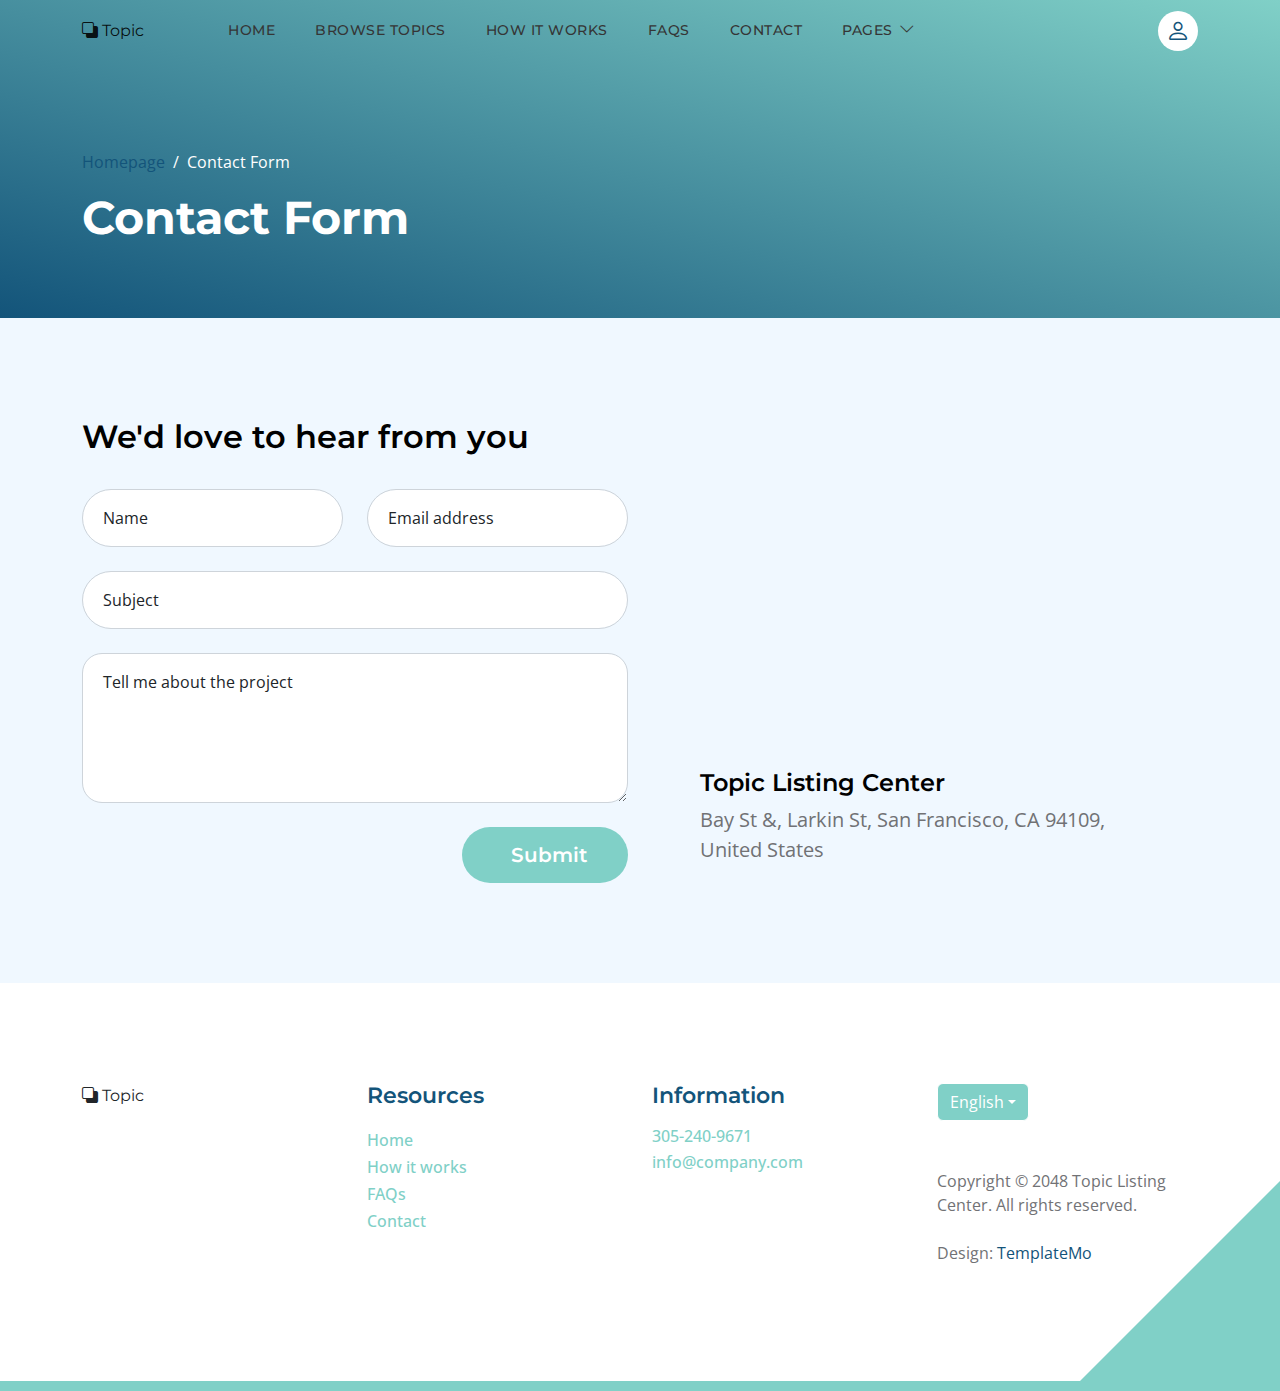
<file: contact.html>
<!doctype html>
<html lang="en">
    <head>
        <meta charset="utf-8">
        <meta name="viewport" content="width=device-width, initial-scale=1">

        <meta name="description" content="">
        <meta name="author" content="">

        <title>Topic Listing Contact Page</title>

        <!-- CSS FILES -->        
        <link rel="preconnect" href="https://fonts.googleapis.com">
        
        <link rel="preconnect" href="https://fonts.gstatic.com" crossorigin>

        <link href="https://fonts.googleapis.com/css2?family=Montserrat:wght@500;600;700&family=Open+Sans&display=swap" rel="stylesheet">
                        
        <link href="css/bootstrap.min.css" rel="stylesheet">

        <link href="css/bootstrap-icons.css" rel="stylesheet">

        <link href="css/templatemo-topic-listing.css" rel="stylesheet">
<!--

TemplateMo 590 topic listing

https://templatemo.com/tm-590-topic-listing

-->
    </head>
    
    <body class="topics-listing-page" id="top">

        <main>

            <nav class="navbar navbar-expand-lg">
                <div class="container">
                    <a class="navbar-brand" href="index.html">
                        <i class="bi-back"></i>
                        <span>Topic</span>
                    </a>

                    <div class="d-lg-none ms-auto me-4">
                        <a href="#top" class="navbar-icon bi-person smoothscroll"></a>
                    </div>
    
                    <button class="navbar-toggler" type="button" data-bs-toggle="collapse" data-bs-target="#navbarNav" aria-controls="navbarNav" aria-expanded="false" aria-label="Toggle navigation">
                        <span class="navbar-toggler-icon"></span>
                    </button>
    
                    <div class="collapse navbar-collapse" id="navbarNav">
                        <ul class="navbar-nav ms-lg-5 me-lg-auto">
                            <li class="nav-item">
                                <a class="nav-link click-scroll" href="index.html#section_1">Home</a>
                            </li>

                            <li class="nav-item">
                                <a class="nav-link click-scroll" href="index.html#section_2">Browse Topics</a>
                            </li>
    
                            <li class="nav-item">
                                <a class="nav-link click-scroll" href="index.html#section_3">How it works</a>
                            </li>

                            <li class="nav-item">
                                <a class="nav-link click-scroll" href="index.html#section_4">FAQs</a>
                            </li>
    
                            <li class="nav-item">
                                <a class="nav-link click-scroll" href="index.html#section_5">Contact</a>
                            </li>

                            <li class="nav-item dropdown">
                                <a class="nav-link dropdown-toggle" href="#section_5" id="navbarLightDropdownMenuLink" role="button" data-bs-toggle="dropdown" aria-expanded="false">Pages</a>

                                <ul class="dropdown-menu dropdown-menu-light" aria-labelledby="navbarLightDropdownMenuLink">
                                    <li><a class="dropdown-item" href="topics-listing.html">Topics Listing</a></li>

                                    <li><a class="dropdown-item active" href="contact.html">Contact Form</a></li>
                                </ul>
                            </li>
                        </ul>

                        <div class="d-none d-lg-block">
                            <a href="#top" class="navbar-icon bi-person smoothscroll"></a>
                        </div>
                    </div>
                </div>
            </nav>


            <header class="site-header d-flex flex-column justify-content-center align-items-center">
                <div class="container">
                    <div class="row align-items-center">

                        <div class="col-lg-5 col-12">
                            <nav aria-label="breadcrumb">
                                <ol class="breadcrumb">
                                    <li class="breadcrumb-item"><a href="index.html">Homepage</a></li>

                                    <li class="breadcrumb-item active" aria-current="page">Contact Form</li>
                                </ol>
                            </nav>

                            <h2 class="text-white">Contact Form</h2>
                        </div>

                    </div>
                </div>
            </header>


            <section class="section-padding section-bg">
                <div class="container">
                    <div class="row">

                        <div class="col-lg-12 col-12">
                            <h3 class="mb-4 pb-2">We'd love to hear from you</h3>
                        </div>

                        <div class="col-lg-6 col-12">
                            <form action="#" method="post" class="custom-form contact-form" role="form">
                                <div class="row">
                                    <div class="col-lg-6 col-md-6 col-12">
                                        <div class="form-floating">
                                            <input type="text" name="name" id="name" class="form-control" placeholder="Name" required="">
                                            
                                            <label for="floatingInput">Name</label>
                                        </div>
                                    </div>

                                    <div class="col-lg-6 col-md-6 col-12"> 
                                        <div class="form-floating">
                                            <input type="email" name="email" id="email" pattern="[^ @]*@[^ @]*" class="form-control" placeholder="Email address" required="">
                                            
                                            <label for="floatingInput">Email address</label>
                                        </div>
                                    </div>

                                    <div class="col-lg-12 col-12">
                                        <div class="form-floating">
                                            <input type="text" name="subject" id="name" class="form-control" placeholder="Name" required="">
                                            
                                            <label for="floatingInput">Subject</label>
                                        </div>

                                        <div class="form-floating">
                                            <textarea class="form-control" id="message" name="message" placeholder="Tell me about the project"></textarea>
                                            
                                            <label for="floatingTextarea">Tell me about the project</label>
                                        </div>
                                    </div>

                                    <div class="col-lg-4 col-12 ms-auto">
                                        <button type="submit" class="form-control">Submit</button>
                                    </div>

                                </div>
                            </form>
                        </div>

                        <div class="col-lg-5 col-12 mx-auto mt-5 mt-lg-0">
                            <iframe class="google-map" src="https://www.google.com/maps/embed?pb=!1m18!1m12!1m3!1d2595.065641062665!2d-122.4230416990949!3d37.80335401520422!2m3!1f0!2f0!3f0!3m2!1i1024!2i768!4f13.1!3m3!1m2!1s0x80858127459fabad%3A0x808ba520e5e9edb7!2sFrancisco%20Park!5e1!3m2!1sen!2sth!4v1684340239744!5m2!1sen!2sth" width="100%" height="250" style="border:0;" allowfullscreen="" loading="lazy" referrerpolicy="no-referrer-when-downgrade"></iframe>

                            <h5 class="mt-4 mb-2">Topic Listing Center</h5>

                            <p>Bay St &amp;, Larkin St, San Francisco, CA 94109, United States</p>
                        </div>

                    </div>
                </div>
            </section>
        </main>

        <footer class="site-footer section-padding">
            <div class="container">
                <div class="row">

                    <div class="col-lg-3 col-12 mb-4 pb-2">
                        <a class="navbar-brand mb-2" href="index.html">
                            <i class="bi-back"></i>
                            <span>Topic</span>
                        </a>
                    </div>

                    <div class="col-lg-3 col-md-4 col-6">
                        <h6 class="site-footer-title mb-3">Resources</h6>

                        <ul class="site-footer-links">
                            <li class="site-footer-link-item">
                                <a href="#" class="site-footer-link">Home</a>
                            </li>

                            <li class="site-footer-link-item">
                                <a href="#" class="site-footer-link">How it works</a>
                            </li>

                            <li class="site-footer-link-item">
                                <a href="#" class="site-footer-link">FAQs</a>
                            </li>

                            <li class="site-footer-link-item">
                                <a href="#" class="site-footer-link">Contact</a>
                            </li>
                        </ul>
                    </div>

                    <div class="col-lg-3 col-md-4 col-6 mb-4 mb-lg-0">
                        <h6 class="site-footer-title mb-3">Information</h6>

                        <p class="text-white d-flex mb-1">
                            <a href="tel: 305-240-9671" class="site-footer-link">
                                305-240-9671
                            </a>
                        </p>

                        <p class="text-white d-flex">
                            <a href="mailto:info@company.com" class="site-footer-link">
                                info@company.com
                            </a>
                        </p>
                    </div>

                    <div class="col-lg-3 col-md-4 col-12 mt-4 mt-lg-0 ms-auto">
                        <div class="dropdown">
                            <button class="btn btn-secondary dropdown-toggle" type="button" data-bs-toggle="dropdown" aria-expanded="false">
                            English</button>

                            <ul class="dropdown-menu">
                                <li><button class="dropdown-item" type="button">Thai</button></li>

                                <li><button class="dropdown-item" type="button">Myanmar</button></li>

                                <li><button class="dropdown-item" type="button">Arabic</button></li>
                            </ul>
                        </div>

                        <p class="copyright-text mt-lg-5 mt-4">Copyright © 2048 Topic Listing Center. All rights reserved.
                        <br><br>Design: <a rel="nofollow" href="https://templatemo.com" target="_blank">TemplateMo</a></p>
                        
                    </div>

                </div>
            </div>
        </footer>

        <!-- JAVASCRIPT FILES -->
        <script src="js/jquery.min.js"></script>
        <script src="js/bootstrap.bundle.min.js"></script>
        <script src="js/jquery.sticky.js"></script>
        <script src="js/custom.js"></script>

    </body>
</html>
</file>
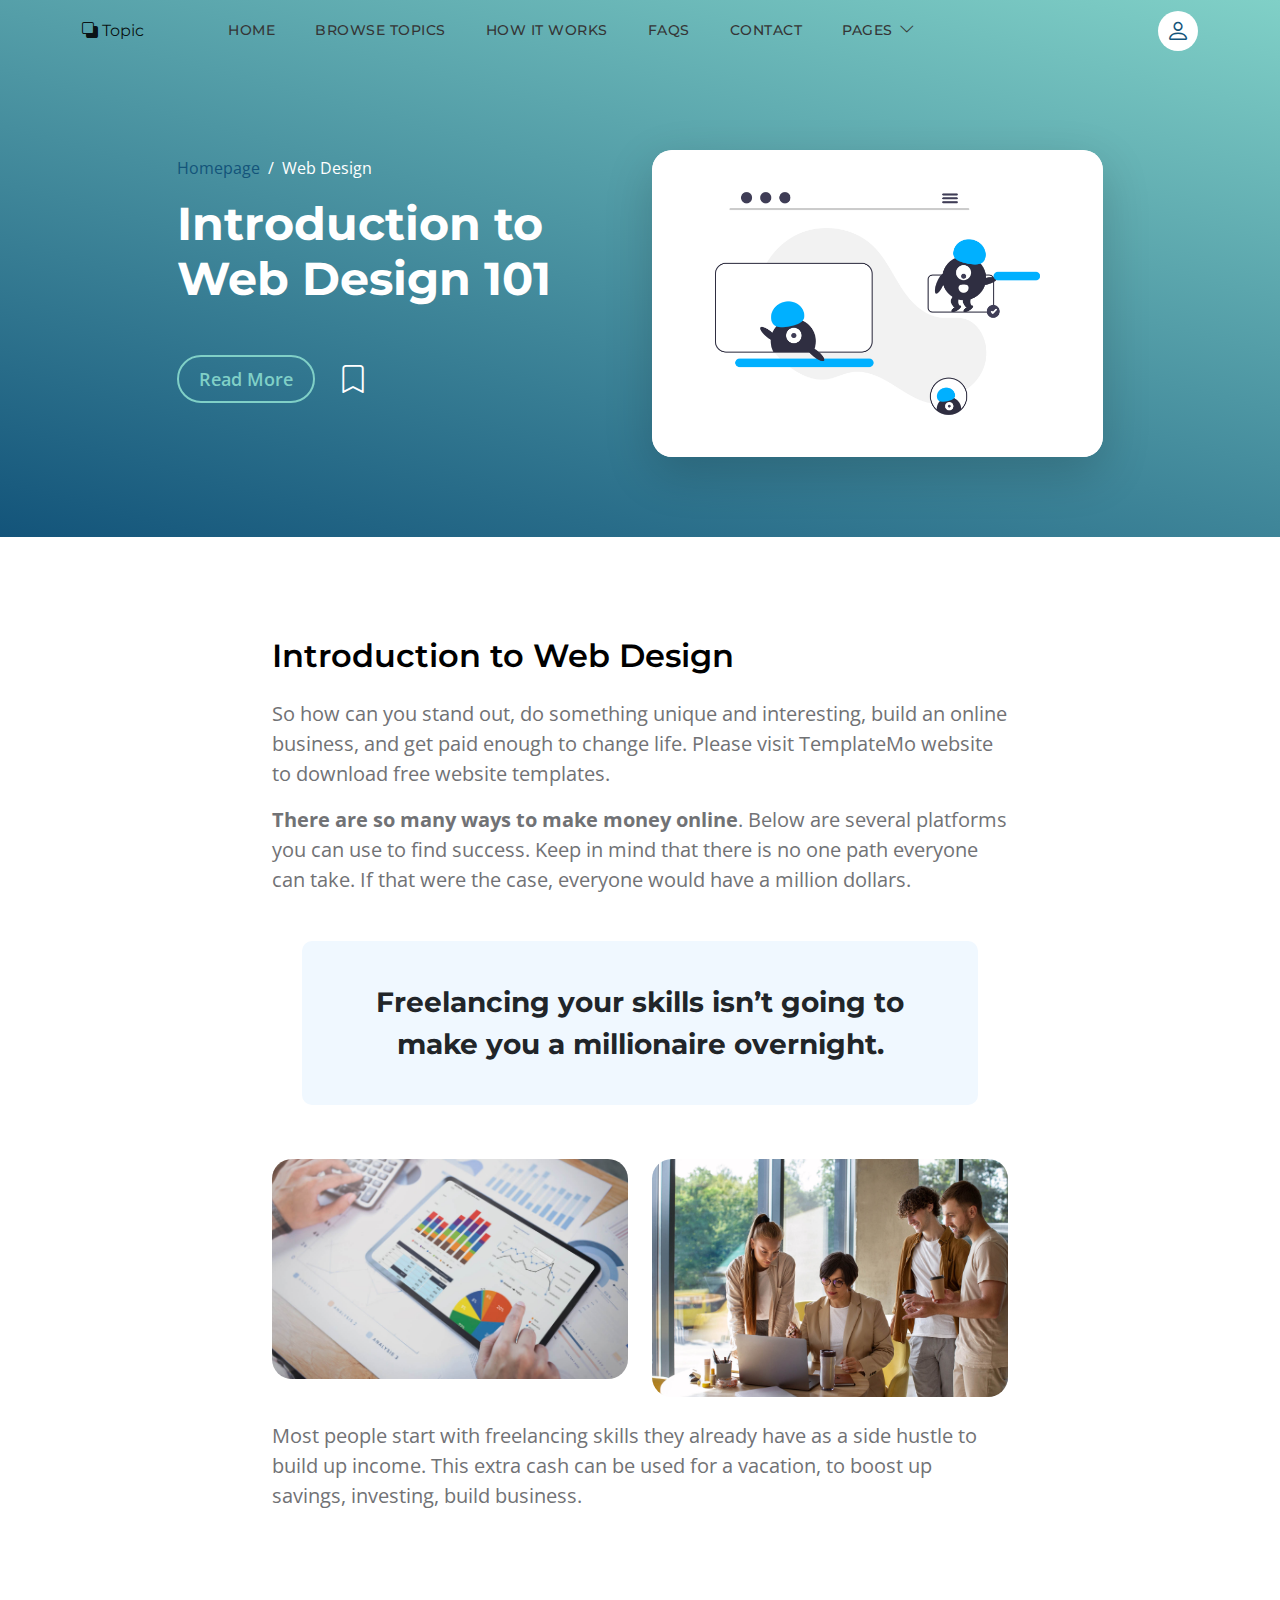
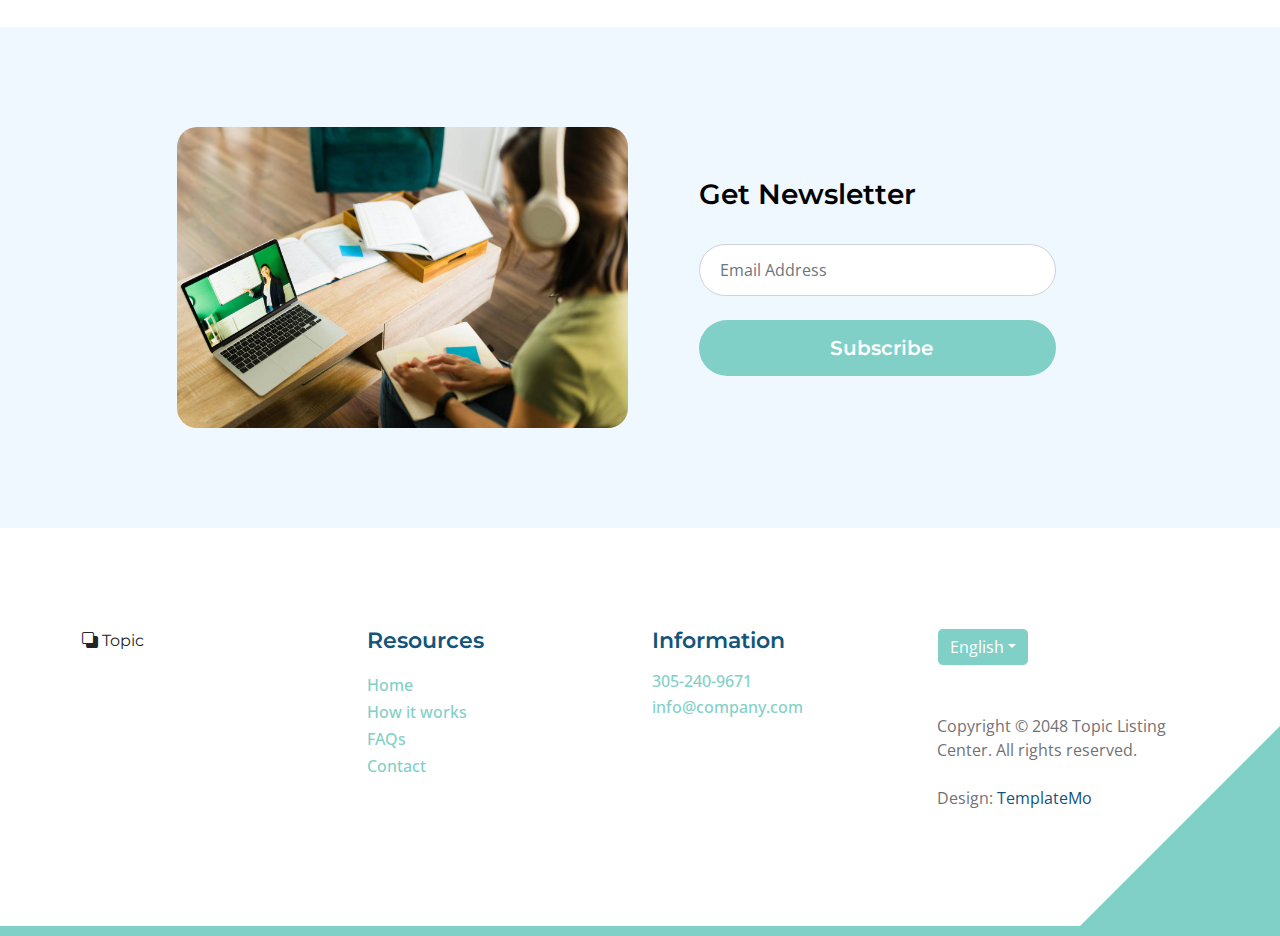
<file: topics-detail.html>
<!doctype html>
<html lang="en">
    <head>
        <meta charset="utf-8">
        <meta name="viewport" content="width=device-width, initial-scale=1">

        <meta name="description" content="">
        <meta name="author" content="">

        <title>Topic Detail Page</title>

        <!-- CSS FILES -->        
        <link rel="preconnect" href="https://fonts.googleapis.com">
        
        <link rel="preconnect" href="https://fonts.gstatic.com" crossorigin>

        <link href="https://fonts.googleapis.com/css2?family=Montserrat:wght@500;600;700&family=Open+Sans&display=swap" rel="stylesheet">
                        
        <link href="css/bootstrap.min.css" rel="stylesheet">

        <link href="css/bootstrap-icons.css" rel="stylesheet">

        <link href="css/templatemo-topic-listing.css" rel="stylesheet">
<!--

TemplateMo 590 topic listing

https://templatemo.com/tm-590-topic-listing

-->
    </head>
    
    <body id="top">

        <main>

            <nav class="navbar navbar-expand-lg">
                <div class="container">
                    <a class="navbar-brand" href="index.html">
                        <i class="bi-back"></i>
                        <span>Topic</span>
                    </a>

                    <div class="d-lg-none ms-auto me-4">
                        <a href="#top" class="navbar-icon bi-person smoothscroll"></a>
                    </div>
    
                    <button class="navbar-toggler" type="button" data-bs-toggle="collapse" data-bs-target="#navbarNav" aria-controls="navbarNav" aria-expanded="false" aria-label="Toggle navigation">
                        <span class="navbar-toggler-icon"></span>
                    </button>
    
                    <div class="collapse navbar-collapse" id="navbarNav">
                        <ul class="navbar-nav ms-lg-5 me-lg-auto">
                            <li class="nav-item">
                                <a class="nav-link click-scroll" href="index.html#section_1">Home</a>
                            </li>

                            <li class="nav-item">
                                <a class="nav-link click-scroll" href="index.html#section_2">Browse Topics</a>
                            </li>
    
                            <li class="nav-item">
                                <a class="nav-link click-scroll" href="index.html#section_3">How it works</a>
                            </li>

                            <li class="nav-item">
                                <a class="nav-link click-scroll" href="index.html#section_4">FAQs</a>
                            </li>
    
                            <li class="nav-item">
                                <a class="nav-link click-scroll" href="index.html#section_5">Contact</a>
                            </li>

                            <li class="nav-item dropdown">
                                <a class="nav-link dropdown-toggle" href="#section_5" id="navbarLightDropdownMenuLink" role="button" data-bs-toggle="dropdown" aria-expanded="false">Pages</a>

                                <ul class="dropdown-menu dropdown-menu-light" aria-labelledby="navbarLightDropdownMenuLink">
                                    <li><a class="dropdown-item" href="topics-listing.html">Topics Listing</a></li>

                                    <li><a class="dropdown-item" href="contact.html">Contact Form</a></li>
                                </ul>
                            </li>
                        </ul>

                        <div class="d-none d-lg-block">
                            <a href="#top" class="navbar-icon bi-person smoothscroll"></a>
                        </div>
                    </div>
                </div>
            </nav>
            

            <header class="site-header d-flex flex-column justify-content-center align-items-center">
                <div class="container">
                    <div class="row justify-content-center align-items-center">

                        <div class="col-lg-5 col-12 mb-5">
                            <nav aria-label="breadcrumb">
                                <ol class="breadcrumb">
                                    <li class="breadcrumb-item"><a href="index.html">Homepage</a></li>

                                    <li class="breadcrumb-item active" aria-current="page">Web Design</li>
                                </ol>
                            </nav>

                            <h2 class="text-white">Introduction to <br> Web Design 101</h2>

                            <div class="d-flex align-items-center mt-5">
                                <a href="#topics-detail" class="btn custom-btn custom-border-btn smoothscroll me-4">Read More</a>

                                <a href="#top" class="custom-icon bi-bookmark smoothscroll"></a>
                            </div>
                        </div>

                        <div class="col-lg-5 col-12">
                            <div class="topics-detail-block bg-white shadow-lg">
                                <img src="images/topics/undraw_Remote_design_team_re_urdx.png" class="topics-detail-block-image img-fluid">
                            </div>
                        </div>

                    </div>
                </div>
            </header>


            <section class="topics-detail-section section-padding" id="topics-detail">
                <div class="container">
                    <div class="row">

                        <div class="col-lg-8 col-12 m-auto">
                            <h3 class="mb-4">Introduction to Web Design</h3>

                            <p>So how can you stand out, do something unique and interesting, build an online business, and get paid enough to change life. Please visit TemplateMo website to download free website templates.</p>

                            <p><strong>There are so many ways to make money online</strong>. Below are several platforms you can use to find success. Keep in mind that there is no one path everyone can take. If that were the case, everyone would have a million dollars.</p>

                            <blockquote>
                                Freelancing your skills isn’t going to make you a millionaire overnight.
                            </blockquote>

                            <div class="row my-4">
                                <div class="col-lg-6 col-md-6 col-12">
                                    <img src="images/businesswoman-using-tablet-analysis.jpg" class="topics-detail-block-image img-fluid">
                                </div>

                                <div class="col-lg-6 col-md-6 col-12 mt-4 mt-lg-0 mt-md-0">
                                    <img src="images/colleagues-working-cozy-office-medium-shot.jpg" class="topics-detail-block-image img-fluid">
                                </div>
                            </div>

                            <p>Most people start with freelancing skills they already have as a side hustle to build up income. This extra cash can be used for a vacation, to boost up savings, investing, build business.</p>
                        </div>

                    </div>
                </div>
            </section>


            <section class="section-padding section-bg">
                <div class="container">
                    <div class="row justify-content-center">

                        <div class="col-lg-5 col-12">
                            <img src="images/rear-view-young-college-student.jpg" class="newsletter-image img-fluid" alt="">
                        </div>

                        <div class="col-lg-5 col-12 subscribe-form-wrap d-flex justify-content-center align-items-center">
                            <form class="custom-form subscribe-form" action="#" method="post" role="form">
                                <h4 class="mb-4 pb-2">Get Newsletter</h4>

                                <input type="email" name="subscribe-email" id="subscribe-email" pattern="[^ @]*@[^ @]*" class="form-control" placeholder="Email Address" required="">

                                <div class="col-lg-12 col-12">
                                    <button type="submit" class="form-control">Subscribe</button>
                                </div>
                            </form>
                        </div>

                    </div>
                </div>
            </section>
        </main>
		
        <footer class="site-footer section-padding">
            <div class="container">
                <div class="row">

                    <div class="col-lg-3 col-12 mb-4 pb-2">
                        <a class="navbar-brand mb-2" href="index.html">
                            <i class="bi-back"></i>
                            <span>Topic</span>
                        </a>
                    </div>

                    <div class="col-lg-3 col-md-4 col-6">
                        <h6 class="site-footer-title mb-3">Resources</h6>

                        <ul class="site-footer-links">
                            <li class="site-footer-link-item">
                                <a href="#" class="site-footer-link">Home</a>
                            </li>

                            <li class="site-footer-link-item">
                                <a href="#" class="site-footer-link">How it works</a>
                            </li>

                            <li class="site-footer-link-item">
                                <a href="#" class="site-footer-link">FAQs</a>
                            </li>

                            <li class="site-footer-link-item">
                                <a href="#" class="site-footer-link">Contact</a>
                            </li>
                        </ul>
                    </div>

                    <div class="col-lg-3 col-md-4 col-6 mb-4 mb-lg-0">
                        <h6 class="site-footer-title mb-3">Information</h6>

                        <p class="text-white d-flex mb-1">
                            <a href="tel: 305-240-9671" class="site-footer-link">
                                305-240-9671
                            </a>
                        </p>

                        <p class="text-white d-flex">
                            <a href="mailto:info@company.com" class="site-footer-link">
                                info@company.com
                            </a>
                        </p>
                    </div>

                    <div class="col-lg-3 col-md-4 col-12 mt-4 mt-lg-0 ms-auto">
                        <div class="dropdown">
                            <button class="btn btn-secondary dropdown-toggle" type="button" data-bs-toggle="dropdown" aria-expanded="false">
                            English</button>

                            <ul class="dropdown-menu">
                                <li><button class="dropdown-item" type="button">Thai</button></li>

                                <li><button class="dropdown-item" type="button">Myanmar</button></li>

                                <li><button class="dropdown-item" type="button">Arabic</button></li>
                            </ul>
                        </div>

                        <p class="copyright-text mt-lg-5 mt-4">Copyright © 2048 Topic Listing Center. All rights reserved.
                        <br><br>Design: <a rel="nofollow" href="https://templatemo.com" target="_blank">TemplateMo</a></p>
                        
                    </div>

                </div>
            </div>
        </footer>

        <!-- JAVASCRIPT FILES -->
        <script src="js/jquery.min.js"></script>
        <script src="js/bootstrap.bundle.min.js"></script>
        <script src="js/jquery.sticky.js"></script>
        <script src="js/custom.js"></script>

    </body>
</html>
</file>
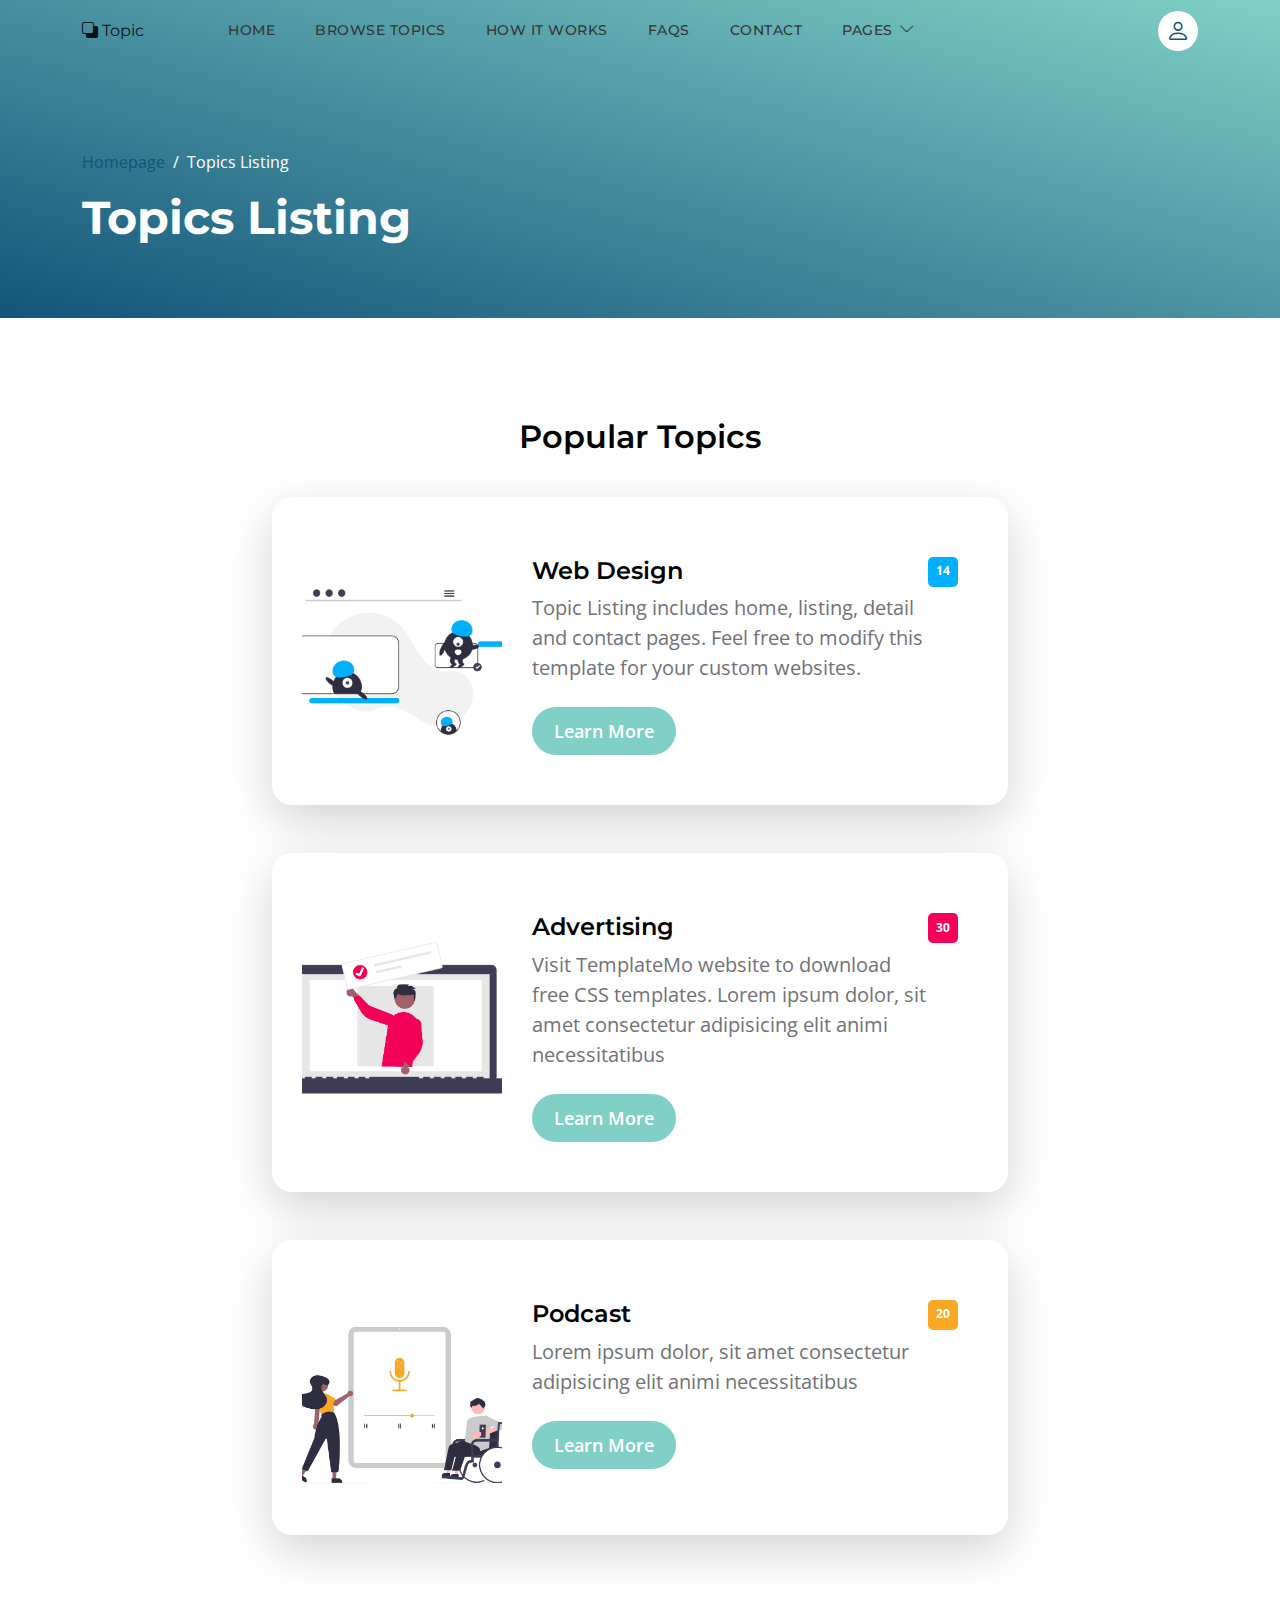
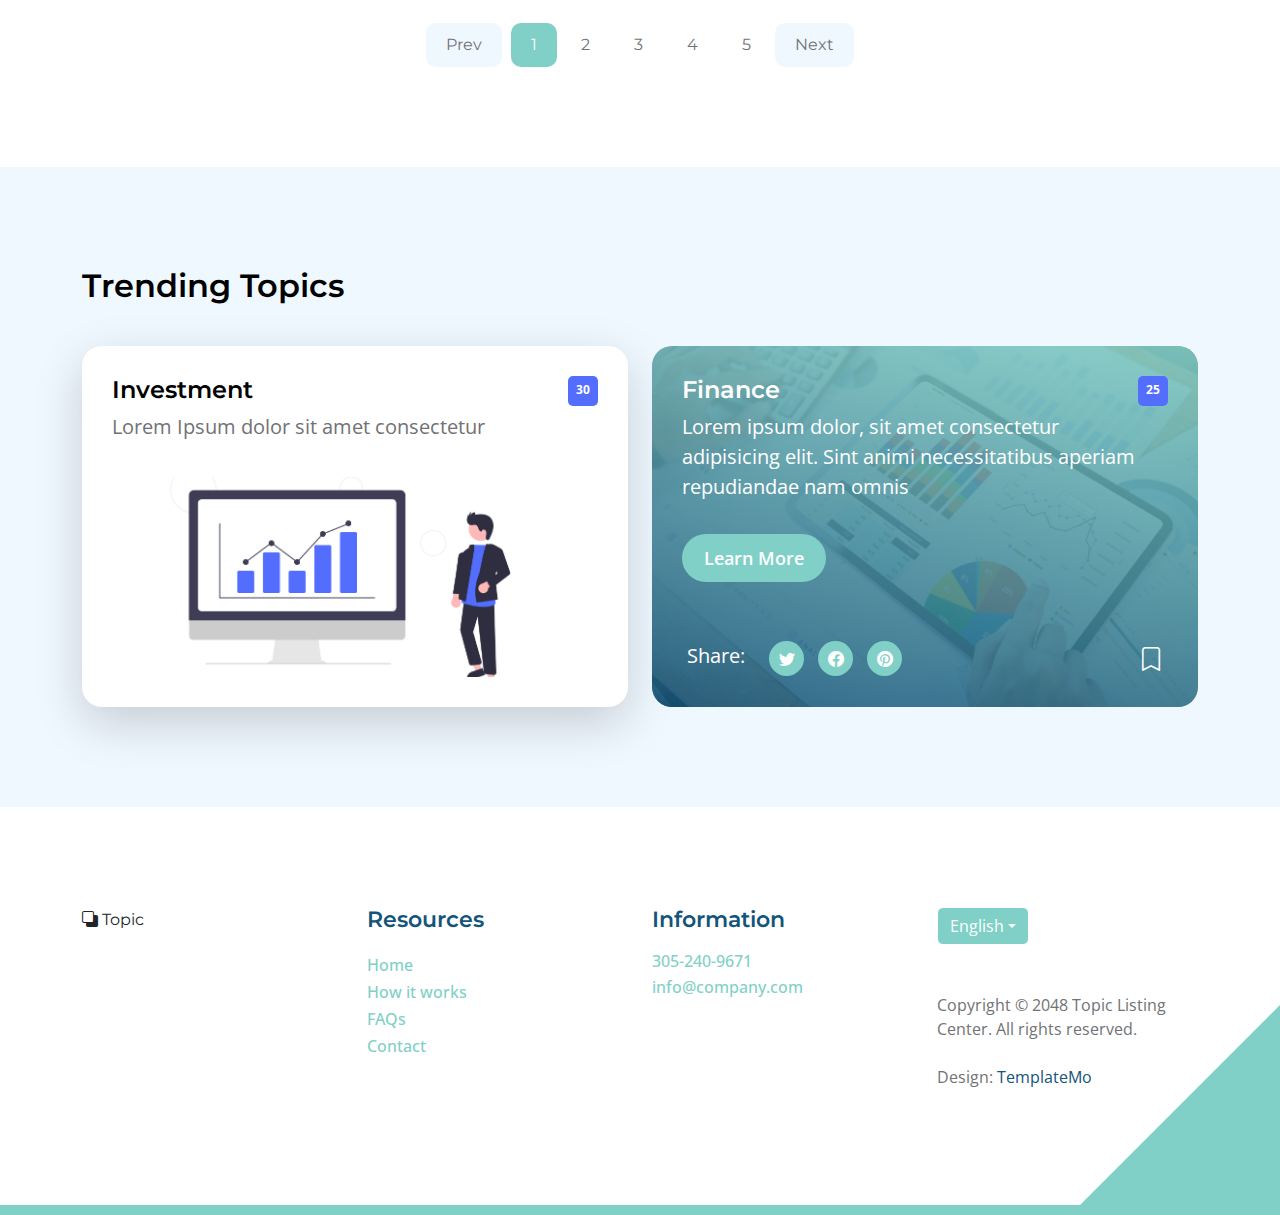
<file: topics-listing.html>
<!doctype html>
<html lang="en">
    <head>
        <meta charset="utf-8">
        <meta name="viewport" content="width=device-width, initial-scale=1">

        <meta name="description" content="">
        <meta name="author" content="">

        <title>Topic Listing Page</title>

        <!-- CSS FILES -->        
        <link rel="preconnect" href="https://fonts.googleapis.com">
        
        <link rel="preconnect" href="https://fonts.gstatic.com" crossorigin>

        <link href="https://fonts.googleapis.com/css2?family=Montserrat:wght@500;600;700&family=Open+Sans&display=swap" rel="stylesheet">
                        
        <link href="css/bootstrap.min.css" rel="stylesheet">

        <link href="css/bootstrap-icons.css" rel="stylesheet">

        <link href="css/templatemo-topic-listing.css" rel="stylesheet">
<!--

TemplateMo 590 topic listing

https://templatemo.com/tm-590-topic-listing

-->
    </head>
    
    <body class="topics-listing-page" id="top">

        <main>

            <nav class="navbar navbar-expand-lg">
                <div class="container">
                    <a class="navbar-brand" href="index.html">
                        <i class="bi-back"></i>
                        <span>Topic</span>
                    </a>

                    <div class="d-lg-none ms-auto me-4">
                        <a href="#top" class="navbar-icon bi-person smoothscroll"></a>
                    </div>
    
                    <button class="navbar-toggler" type="button" data-bs-toggle="collapse" data-bs-target="#navbarNav" aria-controls="navbarNav" aria-expanded="false" aria-label="Toggle navigation">
                        <span class="navbar-toggler-icon"></span>
                    </button>
    
                    <div class="collapse navbar-collapse" id="navbarNav">
                        <ul class="navbar-nav ms-lg-5 me-lg-auto">
                            <li class="nav-item">
                                <a class="nav-link click-scroll" href="index.html#section_1">Home</a>
                            </li>

                            <li class="nav-item">
                                <a class="nav-link click-scroll" href="index.html#section_2">Browse Topics</a>
                            </li>
    
                            <li class="nav-item">
                                <a class="nav-link click-scroll" href="index.html#section_3">How it works</a>
                            </li>

                            <li class="nav-item">
                                <a class="nav-link click-scroll" href="index.html#section_4">FAQs</a>
                            </li>
    
                            <li class="nav-item">
                                <a class="nav-link click-scroll" href="index.html#section_5">Contact</a>
                            </li>

                            <li class="nav-item dropdown">
                                <a class="nav-link dropdown-toggle" href="#section_5" id="navbarLightDropdownMenuLink" role="button" data-bs-toggle="dropdown" aria-expanded="false">Pages</a>

                                <ul class="dropdown-menu dropdown-menu-light" aria-labelledby="navbarLightDropdownMenuLink">
                                    <li><a class="dropdown-item active" href="topics-listing.html">Topics Listing</a></li>

                                    <li><a class="dropdown-item" href="contact.html">Contact Form</a></li>
                                </ul>
                            </li>
                        </ul>

                        <div class="d-none d-lg-block">
                            <a href="#top" class="navbar-icon bi-person smoothscroll"></a>
                        </div>
                    </div>
                </div>
            </nav>


            <header class="site-header d-flex flex-column justify-content-center align-items-center">
                <div class="container">
                    <div class="row align-items-center">

                        <div class="col-lg-5 col-12">
                            <nav aria-label="breadcrumb">
                                <ol class="breadcrumb">
                                    <li class="breadcrumb-item"><a href="index.html">Homepage</a></li>

                                    <li class="breadcrumb-item active" aria-current="page">Topics Listing</li>
                                </ol>
                            </nav>

                            <h2 class="text-white">Topics Listing</h2>
                        </div>

                    </div>
                </div>
            </header>


            <section class="section-padding">
                <div class="container">
                    <div class="row">

                        <div class="col-lg-12 col-12 text-center">
                            <h3 class="mb-4">Popular Topics</h3>
                        </div>

                        <div class="col-lg-8 col-12 mt-3 mx-auto">
                            <div class="custom-block custom-block-topics-listing bg-white shadow-lg mb-5">
                                <div class="d-flex">
                                    <img src="images/topics/undraw_Remote_design_team_re_urdx.png" class="custom-block-image img-fluid" alt="">

                                    <div class="custom-block-topics-listing-info d-flex">
                                        <div>
                                            <h5 class="mb-2">Web Design</h5>

                                            <p class="mb-0">Topic Listing includes home, listing, detail and contact pages. Feel free to modify this template for your custom websites.</p>

                                            <a href="topics-detail.html" class="btn custom-btn mt-3 mt-lg-4">Learn More</a>
                                        </div>

                                        <span class="badge bg-design rounded-pill ms-auto">14</span>
                                    </div>
                                </div>
                            </div>

                            <div class="custom-block custom-block-topics-listing bg-white shadow-lg mb-5">
                                <div class="d-flex">
                                    <img src="images/topics/undraw_online_ad_re_ol62.png" class="custom-block-image img-fluid" alt="">

                                    <div class="custom-block-topics-listing-info d-flex">
                                        <div>
                                            <h5 class="mb-2">Advertising</h5>

                                            <p class="mb-0">Visit TemplateMo website to download free CSS templates. Lorem ipsum dolor, sit amet consectetur adipisicing elit animi necessitatibus</p>

                                            <a href="topics-detail.html" class="btn custom-btn mt-3 mt-lg-4">Learn More</a>
                                        </div>

                                        <span class="badge bg-advertising rounded-pill ms-auto">30</span>
                                    </div>
                                </div>
                            </div>

                            <div class="custom-block custom-block-topics-listing bg-white shadow-lg mb-5">
                                <div class="d-flex">
                                    <img src="images/topics/undraw_Podcast_audience_re_4i5q.png" class="custom-block-image img-fluid" alt="">

                                    <div class="custom-block-topics-listing-info d-flex">
                                        <div>
                                            <h5 class="mb-2">Podcast</h5>

                                            <p class="mb-0">Lorem ipsum dolor, sit amet consectetur adipisicing elit animi necessitatibus</p>

                                            <a href="topics-detail.html" class="btn custom-btn mt-3 mt-lg-4">Learn More</a>
                                        </div>

                                        <span class="badge bg-music rounded-pill ms-auto">20</span>
                                    </div>
                                </div>
                            </div>
                        </div>

                        <div class="col-lg-12 col-12">
                            <nav aria-label="Page navigation example">
                                <ul class="pagination justify-content-center mb-0">
                                    <li class="page-item">
                                        <a class="page-link" href="#" aria-label="Previous">
                                            <span aria-hidden="true">Prev</span>
                                        </a>
                                    </li>

                                    <li class="page-item active" aria-current="page">
                                        <a class="page-link" href="#">1</a>
                                    </li>
                                    
                                    <li class="page-item">
                                        <a class="page-link" href="#">2</a>
                                    </li>
                                    
                                    <li class="page-item">
                                        <a class="page-link" href="#">3</a>
                                    </li>

                                    <li class="page-item">
                                        <a class="page-link" href="#">4</a>
                                    </li>

                                    <li class="page-item">
                                        <a class="page-link" href="#">5</a>
                                    </li>
                                    
                                    <li class="page-item">
                                        <a class="page-link" href="#" aria-label="Next">
                                            <span aria-hidden="true">Next</span>
                                        </a>
                                    </li>
                                </ul>
                            </nav>
                        </div>

                    </div>
                </div>
            </section>


            <section class="section-padding section-bg">
                <div class="container">
                    <div class="row">

                        <div class="col-lg-12 col-12">
                            <h3 class="mb-4">Trending Topics</h3>
                        </div>

                        <div class="col-lg-6 col-md-6 col-12 mt-3 mb-4 mb-lg-0">
                            <div class="custom-block bg-white shadow-lg">
                                <a href="topics-detail.html">
                                    <div class="d-flex">
                                        <div>
                                            <h5 class="mb-2">Investment</h5>

                                            <p class="mb-0">Lorem Ipsum dolor sit amet consectetur</p>
                                        </div>

                                        <span class="badge bg-finance rounded-pill ms-auto">30</span>
                                    </div>

                                    <img src="images/topics/undraw_Finance_re_gnv2.png" class="custom-block-image img-fluid" alt="">
                                </a>
                            </div>
                        </div>

                        <div class="col-lg-6 col-md-6 col-12 mt-lg-3">
                            <div class="custom-block custom-block-overlay">
                                <div class="d-flex flex-column h-100">
                                    <img src="images/businesswoman-using-tablet-analysis.jpg" class="custom-block-image img-fluid" alt="">

                                    <div class="custom-block-overlay-text d-flex">
                                        <div>
                                            <h5 class="text-white mb-2">Finance</h5>

                                            <p class="text-white">Lorem ipsum dolor, sit amet consectetur adipisicing elit. Sint animi necessitatibus aperiam repudiandae nam omnis</p>

                                            <a href="topics-detail.html" class="btn custom-btn mt-2 mt-lg-3">Learn More</a>
                                        </div>

                                        <span class="badge bg-finance rounded-pill ms-auto">25</span>
                                    </div>

                                    <div class="social-share d-flex">
                                        <p class="text-white me-4">Share:</p>

                                        <ul class="social-icon">
                                            <li class="social-icon-item">
                                                <a href="#" class="social-icon-link bi-twitter"></a>
                                            </li>

                                            <li class="social-icon-item">
                                                <a href="#" class="social-icon-link bi-facebook"></a>
                                            </li>

                                            <li class="social-icon-item">
                                                <a href="#" class="social-icon-link bi-pinterest"></a>
                                            </li>
                                        </ul>

                                        <a href="#" class="custom-icon bi-bookmark ms-auto"></a>
                                    </div>

                                    <div class="section-overlay"></div>
                                </div>
                            </div>
                        </div>

                    </div>
                </div>
            </section>
        </main>

		<footer class="site-footer section-padding">
            <div class="container">
                <div class="row">

                    <div class="col-lg-3 col-12 mb-4 pb-2">
                        <a class="navbar-brand mb-2" href="index.html">
                            <i class="bi-back"></i>
                            <span>Topic</span>
                        </a>
                    </div>

                    <div class="col-lg-3 col-md-4 col-6">
                        <h6 class="site-footer-title mb-3">Resources</h6>

                        <ul class="site-footer-links">
                            <li class="site-footer-link-item">
                                <a href="#" class="site-footer-link">Home</a>
                            </li>

                            <li class="site-footer-link-item">
                                <a href="#" class="site-footer-link">How it works</a>
                            </li>

                            <li class="site-footer-link-item">
                                <a href="#" class="site-footer-link">FAQs</a>
                            </li>

                            <li class="site-footer-link-item">
                                <a href="#" class="site-footer-link">Contact</a>
                            </li>
                        </ul>
                    </div>

                    <div class="col-lg-3 col-md-4 col-6 mb-4 mb-lg-0">
                        <h6 class="site-footer-title mb-3">Information</h6>

                        <p class="text-white d-flex mb-1">
                            <a href="tel: 305-240-9671" class="site-footer-link">
                                305-240-9671
                            </a>
                        </p>

                        <p class="text-white d-flex">
                            <a href="mailto:info@company.com" class="site-footer-link">
                                info@company.com
                            </a>
                        </p>
                    </div>

                    <div class="col-lg-3 col-md-4 col-12 mt-4 mt-lg-0 ms-auto">
                        <div class="dropdown">
                            <button class="btn btn-secondary dropdown-toggle" type="button" data-bs-toggle="dropdown" aria-expanded="false">
                            English</button>

                            <ul class="dropdown-menu">
                                <li><button class="dropdown-item" type="button">Thai</button></li>

                                <li><button class="dropdown-item" type="button">Myanmar</button></li>

                                <li><button class="dropdown-item" type="button">Arabic</button></li>
                            </ul>
                        </div>

                        <p class="copyright-text mt-lg-5 mt-4">Copyright © 2048 Topic Listing Center. All rights reserved.
                        <br><br>Design: <a rel="nofollow" href="https://templatemo.com" target="_blank">TemplateMo</a></p>
                        
                    </div>

                </div>
            </div>
        </footer>

        <!-- JAVASCRIPT FILES -->
        <script src="js/jquery.min.js"></script>
        <script src="js/bootstrap.bundle.min.js"></script>
        <script src="js/jquery.sticky.js"></script>
        <script src="js/custom.js"></script>

    </body>
</html>
</file>
<file: css/templatemo-topic-listing.css>
/*

TemplateMo 590 topic listing

https://templatemo.com/tm-590-topic-listing

*/

/*---------------------------------------
  CUSTOM PROPERTIES ( VARIABLES )             
-----------------------------------------*/
:root {
  --white-color:                  #ffffff;
  --primary-color:                #13547a;
  --secondary-color:              #80d0c7;
  --section-bg-color:             #f0f8ff;
  --custom-btn-bg-color:          #80d0c7;
  --custom-btn-bg-hover-color:    #13547a;
  --dark-color:                   #000000;
  --p-color:                      #717275;
  --border-color:                 #7fffd4;
  --link-hover-color:             #13547a;
  --damian-logo-gray-color:       #353535;

  --body-font-family:             'Open Sans', sans-serif;
  --title-font-family:            'Montserrat', sans-serif;

  --h1-font-size:                 58px;
  --h2-font-size:                 46px;
  --h3-font-size:                 32px;
  --h4-font-size:                 28px;
  --h5-font-size:                 24px;
  --h6-font-size:                 22px;
  --p-font-size:                  20px;
  --menu-font-size:               14px;
  --btn-font-size:                18px;
  --copyright-font-size:          16px;

  --border-radius-large:          100px;
  --border-radius-medium:         20px;
  --border-radius-small:          10px;

  --font-weight-normal:           400;
  --font-weight-medium:           500;
  --font-weight-semibold:         600;
  --font-weight-bold:             700;
}

body {
  background-color: var(--white-color);
  font-family: var(--body-font-family); 
}


/*---------------------------------------
  TYPOGRAPHY               
-----------------------------------------*/

h2,
h3,
h4,
h5,
h6 {
  color: var(--dark-color);
}

h1,
h2,
h3,
h4,
h5,
h6 {
  font-family: var(--title-font-family); 
  font-weight: var(--font-weight-semibold);
}

h1 {
  font-size: var(--h1-font-size);
  font-weight: var(--font-weight-bold);
}

h2 {
  font-size: var(--h2-font-size);
  font-weight: var(--font-weight-bold);
}

h3 {
  font-size: var(--h3-font-size);
}

h4 {
  font-size: var(--h4-font-size);
}

h5 {
  font-size: var(--h5-font-size);
}

h6 {
  color: var(--primary-color);
  font-size: var(--h6-font-size);
}

p {
  color: var(--p-color);
  font-size: var(--p-font-size);
  font-weight: var(--font-weight-normal);
}

ul li {
  color: var(--p-color);
  font-size: var(--p-font-size);
  font-weight: var(--font-weight-normal);
}

a, 
button {
  touch-action: manipulation;
  transition: all 0.3s;
}

a {
  display: inline-block;
  color: var(--primary-color);
  text-decoration: none;
}

a:hover {
  color: var(--link-hover-color);
}

b,
strong {
  font-weight: var(--font-weight-bold);
}


/*---------------------------------------
  SECTION               
-----------------------------------------*/
.section-padding {
  padding-top: 100px;
  padding-bottom: 100px;
}

.section-bg {
  background-color: var(--section-bg-color);
}

.section-overlay {
  background-image: linear-gradient(15deg, #13547a 0%, #80d0c7 100%);
  position: absolute;
  top: 0;
  left: 0;
  pointer-events: none;
  width: 100%;
  height: 100%;
  opacity: 0.85;
}

.section-overlay + .container {
  position: relative;
}

.tab-content {
  background-color: var(--white-color);
  border-radius: var(--border-radius-medium);
}

.nav-tabs {
  border-bottom: 1px solid #ecf3f2;
  margin-bottom: 40px;
  justify-content: center;
}

.nav-tabs .nav-link {
  border-radius: 0;
  border-top: 0;
  border-right: 0;
  border-left: 0;
  color: var(--p-color);
  font-family: var(--title-font-family);
  font-size: var(--btn-font-size);
  font-weight: var(--font-weight-medium);
  padding: 15px 25px;
  transition: all 0.3s;
}

.nav-tabs .nav-link:first-child {
  margin-right: 20px;
}

.nav-tabs .nav-item.show .nav-link, 
.nav-tabs .nav-link.active,
.nav-tabs .nav-link:focus, 
.nav-tabs .nav-link:hover {
  border-bottom-color: var(--primary-color);
  color: var(--primary-color);
}


/*---------------------------------------
  CUSTOM ICON COLOR               
-----------------------------------------*/
.custom-icon {
  color: var(--secondary-color);
}


/*---------------------------------------
  CUSTOM BUTTON               
-----------------------------------------*/
.custom-btn {
  background: var(--custom-btn-bg-color);
  border: 2px solid transparent;
  border-radius: var(--border-radius-large);
  color: var(--white-color);
  font-size: var(--btn-font-size);
  font-weight: var(--font-weight-semibold);
  line-height: normal;
  transition: all 0.3s;
  padding: 10px 20px;
}

.custom-btn:hover {
  background: var(--custom-btn-bg-hover-color);
  color: var(--white-color);
}

.custom-border-btn {
  background: transparent;
  border: 2px solid var(--custom-btn-bg-color);
  color: var(--custom-btn-bg-color);
}

.custom-border-btn:hover {
  background: var(--custom-btn-bg-color);
  border-color: transparent;
  color: var(--white-color);
}

.custom-btn-bg-white {
  border-color: var(--white-color);
  color: var(--white-color);
}


/*---------------------------------------
  SITE HEADER              
-----------------------------------------*/
.site-header {
  background-image: linear-gradient(15deg, #13547a 0%, #80d0c7 100%);
  padding-top: 150px;
  padding-bottom: 80px;
}

.site-header .container {
  height: 100%;
}

.breadcrumb-item+.breadcrumb-item::before,
.breadcrumb-item a:hover,
.breadcrumb-item.active {
  color: var(--white-color);
}

.site-header .custom-icon {
  color: var(--white-color);
  font-size: var(--h4-font-size);
}

.site-header .custom-icon:hover {
  color: var(--secondary-color);
}


/*---------------------------------------
  NAVIGATION              
-----------------------------------------*/
.sticky-wrapper {
  position: absolute;
  top: 0;
  right: 0;
  left: 0;
}

.sticky-wrapper.is-sticky .navbar {
  background-color: #f5fffe;
}

.navbar {
  background: transparent;
  border-bottom: none;
  z-index: 9;
  padding-top: 0px;
  padding-bottom: 0px;
}

.navbar-brand,
.navbar-brand:hover {
  font-size: var(--h10-font-size);
  display: block;
}

.navbar-brand span {
  font-family: var(--title-font-family);
}

.navbar-expand-lg .navbar-nav .nav-link {
  border-radius: var(--border-radius-large);
  margin: 10px;
  padding: 10px;
}

.navbar-nav .nav-link {
  display: inline-block;
  color: var(--damian-logo-gray-color);
  font-family: var(--title-font-family); 
  font-size: var(--menu-font-size);
  font-weight: var(--font-weight-medium);
  text-transform: uppercase;
  letter-spacing: 0.5px;
  position: relative;
  padding-top: 0px;
  padding-bottom: 0px;
}

.navbar-nav .nav-link.active, 
.navbar-nav .nav-link:hover {
  color: var(--damian-logo-gray-color);
}

.navbar .dropdown-menu {
  background: var(--white-color);
  box-shadow: 0 1rem 3rem rgba(0,0,0,.175);
  border: 0;
  display: inherit;
  opacity: 0;
  min-width: 9rem;
  margin-top: 20px;
  padding: 13px 0 10px 0;
  transition: all 0.3s;
  pointer-events: none;
}

.navbar .dropdown-menu::before {
  content: "";
  width: 0;
  height: 0;
  border-left: 20px solid transparent;
  border-right: 20px solid transparent;
  border-bottom: 15px solid var(--white-color);
  position: absolute;
  top: -10px;
  left: 10px;
}

.navbar .dropdown-item {
  display: inline-block;
  color: var(--p-bg-color);
  font-family: var(--title-font-family); 
  font-size: var(--menu-font-size);
  font-weight: var(--font-weight-medium);
  text-transform: uppercase;
  letter-spacing: 0.5px;
  position: relative;
}

.navbar .dropdown-item.active, 
.navbar .dropdown-item:active,
.navbar .dropdown-item:focus, 
.navbar .dropdown-item:hover {
  background: transparent;
  color: var(--primary-color);
}

.navbar .dropdown-toggle::after {
  content: "\f282";
  display: inline-block;
  font-family: bootstrap-icons !important;
  font-size: var(--copyright-font-size);
  font-style: normal;
  font-weight: normal !important;
  font-variant: normal;
  text-transform: none;
  line-height: 1;
  vertical-align: -.125em;
  -webkit-font-smoothing: antialiased;
  -moz-osx-font-smoothing: grayscale;
  position: relative;
  left: 2px;
  border: 0;
}

@media screen and (min-width: 992px) {
  .navbar .dropdown:hover .dropdown-menu {
    opacity: 1;
    margin-top: 0;
    pointer-events: auto;
  }
}

.navbar-icon {
  background: var(--white-color);
  border-radius: var(--border-radius-large);
  display: inline-block;
  font-size: var(--h5-font-size);
  width: 40px;
  height: 40px;
  line-height: 40px;
  text-align: center;
  transition: all 0.3s ease;
}

.navbar-icon:hover {
  background: var(--primary-color);
  color: var(--white-color);
}

.navbar-toggler {
  border: 0;
  padding: 0;
  cursor: pointer;
  margin: 0;
  width: 30px;
  height: 35px;
  outline: none;
}

.navbar-toggler:focus {
  outline: none;
  box-shadow: none;
}

.navbar-toggler[aria-expanded="true"] .navbar-toggler-icon {
  background: transparent;
}

.navbar-toggler[aria-expanded="true"] .navbar-toggler-icon:before,
.navbar-toggler[aria-expanded="true"] .navbar-toggler-icon:after {
  transition: top 300ms 50ms ease, -webkit-transform 300ms 350ms ease;
  transition: top 300ms 50ms ease, transform 300ms 350ms ease;
  transition: top 300ms 50ms ease, transform 300ms 350ms ease, -webkit-transform 300ms 350ms ease;
  top: 0;
}

.navbar-toggler[aria-expanded="true"] .navbar-toggler-icon:before {
  transform: rotate(45deg);
}

.navbar-toggler[aria-expanded="true"] .navbar-toggler-icon:after {
  transform: rotate(-45deg);
}

.navbar-toggler .navbar-toggler-icon {
  background: var(--damian-logo-gray-color);
  transition: background 10ms 300ms ease;
  display: block;
  width: 30px;
  height: 2px;
  position: relative;
}

.navbar-toggler .navbar-toggler-icon:before,
.navbar-toggler .navbar-toggler-icon:after {
  transition: top 300ms 350ms ease, -webkit-transform 300ms 50ms ease;
  transition: top 300ms 350ms ease, transform 300ms 50ms ease;
  transition: top 300ms 350ms ease, transform 300ms 50ms ease, -webkit-transform 300ms 50ms ease;
  position: absolute;
  right: 0;
  left: 0;
  background: var(--damian-logo-gray-color);
  width: 30px;
  height: 2px;
  content: '';
}

.navbar-toggler .navbar-toggler-icon::before {
  top: -8px;
}

.navbar-toggler .navbar-toggler-icon::after {
  top: 8px;
}


/*---------------------------------------
  HERO        
-----------------------------------------*/
.hero-section {
  background-image: linear-gradient(180deg, #f5fffe 0%, #e0f5f2 25%, #c5ebe6 60%, #a8dfd8 100%);
  position: relative;
  overflow: hidden;
  padding-top: 200px;
  padding-bottom: 150px;
}

.hero-section .input-group {
  background-color: var(--white-color);
  border-radius: var(--border-radius-large);
  padding: 10px 15px;
}

.hero-section .input-group-text {
  background-color: transparent;
  border: 0;
}

.hero-section input[type="search"] {
  border: 0;
  box-shadow: none;
  margin-bottom: 0;
  padding-left: 0;
}

.hero-section button[type="submit"] {
  background-color: var(--primary-color);
  border: 0;
  border-radius: var(--border-radius-large) !important;
  color: var(--white-color);
  max-width: 150px;
}


/*---------------------------------------
  TOPICS              
-----------------------------------------*/
.featured-section {
  background-color: var(--secondary-color);
  border-radius: 0 0 100px 100px;
  padding-bottom: 150px;
}

.featured-section .row {
  position: relative;
  bottom: 100px;
  margin-bottom: -100px;
}

.custom-block {
  border-radius: var(--border-radius-medium);
  position: relative;
  overflow: hidden;
  padding: 30px;
  transition: all 0.3s ease;
  height: 100%;
}

.custom-block:hover {
  background-color: var(--secondary-color);
  transform: translateY(-3px);
}

.custom-block > a {
  width: 100%;
}

.custom-block-image {
  display: block;
  width: 100%;
  height: 200px;
  object-fit: cover;
  margin-top: 35px;
}

.custom-block .rounded-pill {
  border-radius: 5px !important;
  display: flex;
  justify-content: center;
  text-align: center;
  width: 30px;
  height: 30px;
  line-height: 20px;
}

.custom-block-overlay {
  height: 100%;
  min-height: 350px;
  padding: 0;
}

.custom-block-overlay > a {
  height: 100%;
}

.custom-block-overlay .custom-block-image {
  border-radius: var(--border-radius-medium);
  display: block;
  height: 100%;
  margin-top: 0;
}

.custom-block-overlay-text {
  position: absolute;
  z-index: 2;
  top: 0;
  right: 0;
  left: 0;
  padding: 30px;
}

.social-share {
  position: absolute;
  bottom: 0;
  right: 0;
  left: 0;
  z-index: 2;
  padding: 20px 35px;
}

.social-share .bi-bookmark {
  color: var(--white-color);
  font-size: var(--h5-font-size);
}

.social-share .bi-bookmark:hover {
  color: var(--secondary-color);
}

.bg-design {
  background-color: #00B0FF;
}

.bg-graphic {
  background-color: #00BFA6;
}

.bg-advertising {
  background-color: #F50057;
}

.bg-finance {
  background-color: #536DFE;
}

.bg-music {
  background-color: #F9A826;
}

.bg-education {
  background-color: #00BFA6;
}


/*---------------------------------------
  TOPICS               
-----------------------------------------*/
.topics-detail-block {
  border-radius: var(--border-radius-medium);
  position: relative;
  overflow: hidden;
}

.topics-detail-block-image {
  display: block;
  border-radius: var(--border-radius-medium);
}

blockquote {
  background-color: var(--section-bg-color);
  border-radius: var(--border-radius-small);
  font-family: var(--title-font-family);
  font-size: var(--h4-font-size);
  font-weight: var(--font-weight-bold);
  display: inline-block;
  text-align: center;
  margin: 30px;
  padding: 40px;
}

.topics-listing-page .site-header {
  padding-bottom: 65px;
}

.custom-block-topics-listing-info {
  margin: 30px 20px 20px 30px;
}

.custom-block-topics-listing {
  height: inherit;
}

.custom-block-topics-listing .custom-block-image {
  width: 200px;
}


/*---------------------------------------
  PAGINATION              
-----------------------------------------*/
.pagination {
  margin-top: 40px;
}

.page-link {
  border: 0;
  border-radius: var(--border-radius-small);
  color: var(--p-color);
  font-family: var(--title-font-family);
  margin: 0 5px;
  padding: 10px 20px;
}

.page-link:hover,
.page-item:first-child .page-link:hover,
.page-item:last-child .page-link:hover {
  background-color: var(--secondary-color);
  color: var(--white-color);
}

.page-item:first-child .page-link {
  margin-right: 10px;
}

.page-item:first-child .page-link,
.page-item:last-child .page-link {
  background-color: var(--section-bg-color);
  border-radius: var(--border-radius-small);
}

.active>.page-link, .page-link.active {
  background-color: var(--secondary-color);
  border-color: var(--secondary-color);
}


/*---------------------------------------
  TIMELINE              
-----------------------------------------*/
.timeline-section {
  background-image: url('../images/colleagues-working-cozy-office-medium-shot.jpg');
  background-repeat: no-repeat;
  background-position: center;
  background-size: cover;
  position: relative;
}

.timeline-container .vertical-scrollable-timeline {
  list-style-type: none;
  position: relative;
  padding-left: 0;
}

.timeline-container .vertical-scrollable-timeline .list-progress {
  width: 8px;
  height: 87%;
  background-color: var(--primary-color);
  position: absolute;
  left: 52px;
  top: 0;
  overflow: hidden;
}

.timeline-container .vertical-scrollable-timeline .list-progress .inner {
  position: absolute;
  right: 0;
  bottom: 0;
  height: 100%;
  background-color: var(--secondary-color);
  width: 100%;
}

.timeline-container .vertical-scrollable-timeline li {
  position: relative;
  padding: 20px 0px 65px 145px;
}

.timeline-container .vertical-scrollable-timeline li:last-child {
  padding-bottom: 0;
}

.timeline-container .vertical-scrollable-timeline li p {
  line-height: 40px;
}

.timeline-container .vertical-scrollable-timeline li p:last-child {
  margin-bottom: 0;
}

.timeline-container .vertical-scrollable-timeline li .icon-holder {
  position: absolute;
  left: 0;
  top: 0;
  width: 104px;
  height: 104px;
  display: flex;
  justify-content: center;
  align-items: center;
  background-color: var(--secondary-color);
  border-radius: 50%;
  z-index: 1;
  transition: 0.4s all;
}

.timeline-container .vertical-scrollable-timeline li .icon-holder::before {
  content: "";
  width: 80px;
  height: 80px;
  border: 4px solid #fff;
  position: absolute;
  background-color: var(--secondary-color);
  border-radius: 50%;
  z-index: -1;
  transition: 0.4s all;
}

.timeline-container .vertical-scrollable-timeline li .icon-holder i {
  font-size: 25px;
  color: var(--white-color);
}

.timeline-container .vertical-scrollable-timeline li::before {
  content: "";
  position: absolute;
  height: 100%;
  width: 8px;
  background-color: transparent;
  left: 52px;
  z-index: 0;
}

.timeline-container .vertical-scrollable-timeline li.active .icon-holder {
  background-color: var(--primary-color);
}

.timeline-container .vertical-scrollable-timeline li.active .icon-holder::before {
  background-color: var(--primary-color);
}


/*---------------------------------------
  FAQs              
-----------------------------------------*/
.faq-section .accordion-item {
  border: 0;
}

.faq-section .accordion-button {
  font-size: var(--h6-font-size);
  font-weight: var(--font-weight-semibold);
}

.faq-section .accordion-item:first-of-type .accordion-button {
  border-radius: var(--border-radius-large);
}

.faq-section .accordion-button:not(.collapsed) {
  border-radius: var(--border-radius-large);
  box-shadow: none;
  color: var(--primary-color);
}

.faq-section .accordion-body {
  color: var(--p-color);
  font-size: var(--btn-font-size);
  line-height: 40px;
}

/*---------------------------------------
  NEWSLETTER               
-----------------------------------------*/
.newsletter-image {
  border-radius: var(--border-radius-medium);
}


/*---------------------------------------
  CONTACT               
-----------------------------------------*/
.google-map {
  border-radius: var(--border-radius-medium);
}

.contact-form .form-floating>textarea {
  border-radius: var(--border-radius-medium);
  height: 150px;
}


/*---------------------------------------
  SUBSCRIBE FORM               
-----------------------------------------*/
.subscribe-form-wrap {
  padding: 50px;
}

.subscribe-form {
  width: 95%;
}


/*---------------------------------------
  CUSTOM FORM               
-----------------------------------------*/
.custom-form .form-control {
  border-radius: var(--border-radius-large);
  color: var(--p-color);
  margin-bottom: 24px;
  padding-top: 13px;
  padding-bottom: 13px;
  padding-left: 20px;
  outline: none;
}

.form-floating>label {
  padding-left: 20px;
}

.custom-form button[type="submit"] {
  background: var(--custom-btn-bg-color);
  border: none;
  border-radius: var(--border-radius-large);
  color: var(--white-color);
  font-family: var(--title-font-family);
  font-size: var(--p-font-size);
  font-weight: var(--font-weight-semibold);
  transition: all 0.3s;
  margin-bottom: 0;
}

.custom-form button[type="submit"]:hover,
.custom-form button[type="submit"]:focus {
  background: var(--custom-btn-bg-hover-color);
  border-color: transparent;
}


/*---------------------------------------
  SITE FOOTER              
-----------------------------------------*/
.site-footer {
  border-bottom: 10px solid var(--secondary-color);
  position: relative;
}

.site-footer::after {
  content: "";
  position: absolute;
  bottom: 0;
  right: 0;
  width: 0;
  height: 0;
  border-style: solid;
  border-width: 0 0 200px 200px;
  border-color: transparent transparent var(--secondary-color) transparent;
  pointer-events: none;
}

.site-footer-title {
  color: var(--primary-color); 
}

.site-footer .dropdown-menu {
  padding: 0;
}

.site-footer .dropdown-item {
  color: var(--p-color);
  font-size: var(--menu-font-size);
  font-weight: var(--font-weight-medium);
  padding: 4px 18px;
}

.site-footer .dropdown-item:hover {
  background-color: transparent;
  color: var(--primary-color);
}

.site-footer .dropdown-menu li:first-child .dropdown-item {
  padding-top: 10px;
}

.site-footer .dropdown-menu li:last-child .dropdown-item {
  padding-bottom: 12px;
}

.site-footer .dropdown-toggle {
  background-color: var(--secondary-color);
  border-color: var(--white-color);
}

.site-footer .dropdown-toggle:hover {
  background-color: var(--primary-color);
  border-color: transparent;
}

.site-footer-links {
  padding-left: 0;
}

.site-footer-link-item {
  display: block;
  list-style: none;
  line-height: normal;
}

.site-footer-link {
  color: var(--secondary-color);
  font-size: var(--copyright-font-size);
  font-weight: var(--font-weight-medium);
  line-height: normal;
}

.copyright-text {
  font-size: var(--copyright-font-size);
}


/*---------------------------------------
  SOCIAL ICON               
-----------------------------------------*/
.social-icon {
  margin: 0;
  padding: 0;
}

.social-icon-item {
  list-style: none;
  display: inline-block;
  vertical-align: top;
}

.social-icon-link {
  background: var(--secondary-color);
  border-radius: var(--border-radius-large);
  color: var(--white-color);
  font-size: var(--copyright-font-size);
  display: block;
  margin-right: 10px;
  text-align: center;
  width: 35px;
  height: 35px;
  line-height: 36px;
  transition: background 0.2s, color 0.2s;
}

.social-icon-link:hover {
  background: var(--primary-color);
  color: var(--white-color);
}


/*---------------------------------------
  RESPONSIVE STYLES               
-----------------------------------------*/
@media screen and (max-width: 991px) {
  h1 {
    font-size: 48px;
  }

  h2 {
    font-size: 36px;
  }

  h3 {
    font-size: 32px;
  }

  h4 {
    font-size: 28px;
  }

  h5 {
    font-size: 20px;
  }

  h6 {
    font-size: 18px;
  }

  .section-padding {
    padding-top: 50px;
    padding-bottom: 50px;
  }
  
  .navbar {
    background-color: linear-gradient(180deg, #f5fffe 0%, #e8f9f7 100%);
  }

  .navbar-collapse {
    background: #f5fffe;
    padding: 10px;
    border-radius: 10px;
    margin-top: 10px;
  }

  .navbar-nav .dropdown-menu {
    position: relative;
    left: 10px;
    opacity: 1;
    pointer-events: auto;
    max-width: 155px;
    margin-top: 10px;
    margin-bottom: 15px;
  }

  .navbar-expand-lg .navbar-nav {
    padding-bottom: 20px;
  }

  .navbar-expand-lg .navbar-nav .nav-link {
    padding: 0;
  }

  .nav-tabs .nav-link:first-child {
    margin-right: 5px;
  }

  .nav-tabs .nav-link {
    font-size: var(--copyright-font-size);
    padding: 10px;
  }

  .featured-section {
    border-radius: 0 0 80px 80px;
    padding-bottom: 50px;
  }

  .custom-block-topics-listing .custom-block-image {
    width: auto;
  }

  .custom-block-topics-listing > .d-flex,
  .custom-block-topics-listing-info,
  .custom-block-topics-listing a {
    flex-direction: column;
  }

  .timeline-container .vertical-scrollable-timeline .list-progress {
    height: 75%;
  }

  .timeline-container .vertical-scrollable-timeline li {
    padding-left: 135px;
  }

  .subscribe-form-wrap {
    padding-top: 30px;
    padding-bottom: 0;
  }
}

@media screen and (max-width: 480px) {
  h1 {
    font-size: 36px;
  }

  h2 {
    font-size: 28px;
  }

  h3 {
    font-size: 26px;
  }

  h4 {
    font-size: 22px;
  }

  h5 {
    font-size: 20px;
  }
}
</file>
